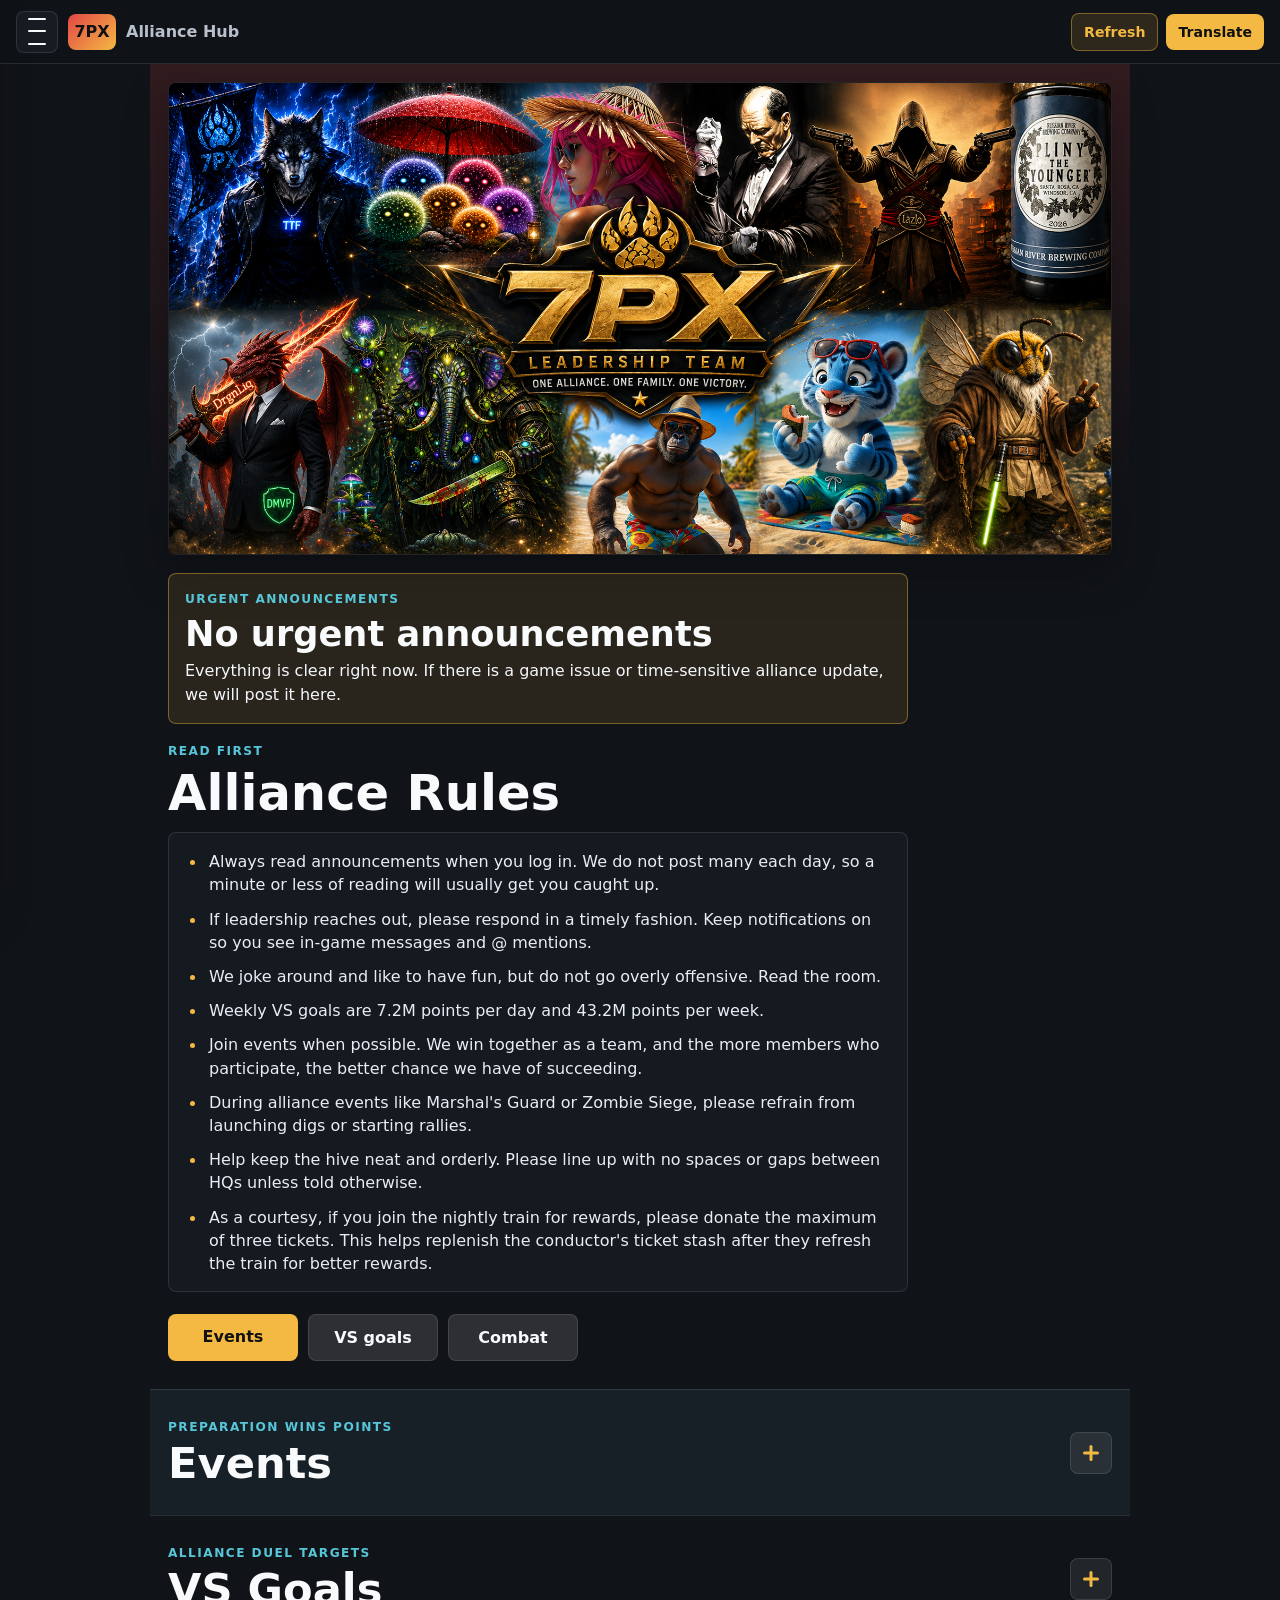
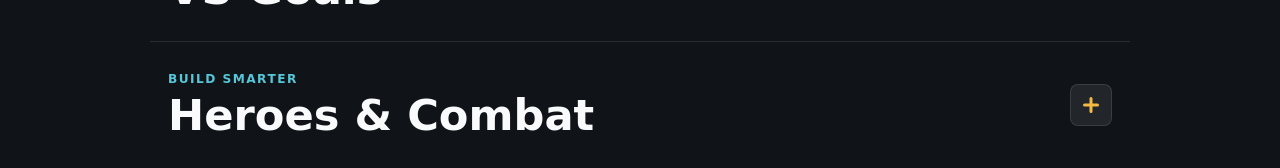
<file: index.html>
<!doctype html>
<html lang="en">
  <head>
    <meta charset="utf-8" />
    <meta name="viewport" content="width=device-width, initial-scale=1, viewport-fit=cover" />
    <meta name="theme-color" content="#111827" />
    <meta name="apple-mobile-web-app-capable" content="yes" />
    <meta name="apple-mobile-web-app-status-bar-style" content="black-translucent" />
    <meta name="apple-mobile-web-app-title" content="7PX Hub" />
    <meta name="description" content="7PX alliance hub for Last War: Survival guides, event goals, alliance culture, and quick info." />
    <title>7PX Alliance Hub</title>
    <link rel="manifest" href="manifest.webmanifest?v=12" />
    <link rel="apple-touch-icon" href="assets/icon-192.png" />
    <link rel="icon" href="assets/icon-192.png" />
    <link rel="stylesheet" href="styles.css?v=44" />
  </head>
  <body>
    <div class="app-shell">
      <div class="pull-refresh-indicator" id="pullRefreshIndicator" aria-hidden="true">Pull to refresh</div>
      <header class="topbar">
        <button class="icon-button" id="menuButton" aria-label="Open menu" aria-controls="siteDrawer" aria-expanded="false">
          <span></span>
          <span></span>
          <span></span>
        </button>
        <a class="brand" href="#home" aria-label="7PX home">
          <span class="brand-mark">7PX</span>
          <span class="brand-text">Alliance Hub</span>
        </a>
        <button class="refresh-button" id="refreshButton" type="button" aria-label="Refresh site files">Refresh</button>
        <a class="small-action" id="translateLink" href="https://translate.google.com/translate?sl=auto&amp;u=https%3A%2F%2Ffrankthetank07.github.io%2F7PX" target="_blank" rel="noopener">Translate</a>
      </header>

      <aside class="drawer" id="siteDrawer" aria-hidden="true">
        <div class="drawer-header">
          <div>
            <strong>7PX</strong>
            <span>Last War: Survival</span>
          </div>
          <button class="close-button" id="closeButton" aria-label="Close menu">x</button>
        </div>
        <nav class="drawer-nav" aria-label="Site sections">
          <a href="#home">Home</a>
          <a href="#rules">Alliance Rules</a>
          <a href="#events">Events</a>
          <a href="calendar/events/">Calendar</a>
          <a href="#goals">VS Goals</a>
          <a href="#combat">Heroes &amp; Combat</a>
          <button class="drawer-action" id="installHelpButton" type="button">Add to Home Screen</button>
        </nav>
      </aside>
      <div class="scrim" id="scrim" hidden></div>

      <main id="home">
        <section class="hero">
          <div class="hero-image">
            <img src="assets/Header.PNG" alt="7PX leadership avatar header" />
          </div>
          <div class="urgent-announcement" id="announcements" aria-label="Urgent announcements">
            <p class="eyebrow">Urgent Announcements</p>
            <h2>No urgent announcements</h2>
            <p>Everything is clear right now. If there is a game issue or time-sensitive alliance update, we will post it here.</p>
          </div>
          <div class="hero-content" id="rules">
            <p class="eyebrow">Read first</p>
            <h2>Alliance Rules</h2>
            <ul class="rule-list">
              <li>Always read announcements when you log in. We do not post many each day, so a minute or less of reading will usually get you caught up.</li>
              <li>If leadership reaches out, please respond in a timely fashion. Keep notifications on so you see in-game messages and @ mentions.</li>
              <li>We joke around and like to have fun, but do not go overly offensive. Read the room.</li>
              <li>Weekly VS goals are 7.2M points per day and 43.2M points per week.</li>
              <li>Join events when possible. We win together as a team, and the more members who participate, the better chance we have of succeeding.</li>
              <li>During alliance events like Marshal's Guard or Zombie Siege, please refrain from launching digs or starting rallies.</li>
              <li>Help keep the hive neat and orderly. Please line up with no spaces or gaps between HQs unless told otherwise.</li>
              <li>As a courtesy, if you join the nightly train for rewards, please donate the maximum of three tickets. This helps replenish the conductor's ticket stash after they refresh the train for better rewards.</li>
            </ul>
            <div class="hero-actions">
              <a href="#events">Events</a>
              <a href="#goals">VS goals</a>
              <a href="#combat">Combat</a>
            </div>
          </div>
        </section>

        <section class="section feature-band collapsible-section is-collapsed" id="events">
          <button class="collapsible-trigger" type="button" aria-expanded="false" aria-controls="eventsContent">
            <span>
              <span class="eyebrow">Preparation wins points</span>
              <span class="collapsible-title">Events</span>
            </span>
            <span class="collapse-icon" aria-hidden="true"></span>
          </button>
          <div class="collapsible-content" id="eventsContent" hidden>
            <div class="event-stack" aria-label="Alliance event guides">
            <article class="event-feature">
              <div class="event-single-preview">
                <div class="scroll-cue" aria-hidden="true">
                  <span>Tap image to enlarge</span>
                </div>
                <button type="button" class="image-preview-button" data-full-image="assets/marshals-guard.jpg" data-full-alt="Alliance Exercise event cover screen">
                  <img src="assets/marshals-guard.jpg" alt="Alliance Exercise event cover screen" />
                </button>
              </div>
              <div class="event-copy">
                <p class="eyebrow">Alliance Event</p>
                <h3>Marshal's Guard</h3>
                <ul>
                  <li>On days this event is available, it starts 15 minutes after reset.</li>
                  <li>Create rallies with your weakest squad.</li>
                  <li>Join other rallies with your stronger squads.</li>
                  <li>Periodically, bulls will be sent out from the boss. Attacking and defeating those bulls will significantly increase your points and help defeat the boss.</li>
                  <li>You can earn great rewards for hitting your individual goal and for participating in general.</li>
                </ul>
              </div>
            </article>
            <article class="event-feature zombie-siege-card">
              <div class="scroll-cue" aria-hidden="true">
                <span>Swipe screenshots</span>
                <span class="scroll-arrows">left / right - tap to enlarge</span>
              </div>
              <div class="event-thumbnails" aria-label="Zombie Siege setup screenshots">
                <button type="button" class="image-preview-button" data-full-image="assets/zombie-siege-event.jpg" data-full-alt="Zombie Siege event screen">
                  <img src="assets/zombie-siege-event.jpg" alt="Zombie Siege event screen" />
                </button>
                <button type="button" class="image-preview-button" data-full-image="assets/zombie-siege-wall-menu.jpg" data-full-alt="HQ wall menu button highlighted">
                  <img src="assets/zombie-siege-wall-menu.jpg" alt="HQ wall menu button highlighted" />
                </button>
                <button type="button" class="image-preview-button" data-full-image="assets/zombie-siege-wall-squads.jpg" data-full-alt="Join Defense buttons selected for squads">
                  <img src="assets/zombie-siege-wall-squads.jpg" alt="Join Defense buttons selected for squads" />
                </button>
              </div>
              <div class="event-copy">
                <p class="eyebrow">Alliance Event</p>
                <h3>Zombie Siege</h3>
                <ul>
                  <li>On days this event is available, it starts 15 minutes after reset.</li>
                  <li>Make sure your troops and squads are assigned to your wall before the event starts.</li>
                  <li>Zombie Siege has 20 waves. Every four waves sends out buses of zombies.</li>
                  <li>Help defend against the zombie buses to earn extra rewards.</li>
                </ul>
              </div>
            </article>
            <article class="event-feature">
              <div class="event-single-preview">
                <div class="scroll-cue" aria-hidden="true">
                  <span>Tap image to enlarge</span>
                </div>
                <button type="button" class="image-preview-button" data-full-image="assets/desert-storm.jpg" data-full-alt="Desert Storm Battlefield event screen">
                  <img src="assets/desert-storm.jpg" alt="Desert Storm Battlefield event screen" />
                </button>
              </div>
              <div class="event-copy">
                <p class="eyebrow">Alliance Event</p>
                <h3>Desert Storm</h3>
                <ul>
                  <li>Desert Storm is a team battle where alliances fight to control multiple structures across the map.</li>
                  <li>Each structure can award a different amount of points per second. The team with the most points at the end wins.</li>
                  <li>We can have 30 total participants: 20 active players and 10 substitutes.</li>
                  <li>Registration is first come, first served, so keep an eye on announcements to see when signups open.</li>
                  <li>The rewards are strong whether we win or lose, but winning gives the best payout.</li>
                  <li>Troops lost during Desert Storm are fully restored when the event ends. You do not permanently lose troops by participating.</li>
                  <li>You can still lose resources if you spend resources to speed up healing during the event.</li>
                  <li>Team A runs at 23:00 ST. Team B runs at 18:00 ST. Depending on your time zone and location, this may fall on Friday or Saturday.</li>
                </ul>
              </div>
            </article>
            <article class="event-feature">
              <div class="event-single-preview">
                <div class="scroll-cue" aria-hidden="true">
                  <span>Tap image to enlarge</span>
                </div>
                <button type="button" class="image-preview-button" data-full-image="assets/canyon-storm.jpg" data-full-alt="Canyon Storm Battlefield event screen">
                  <img src="assets/canyon-storm.jpg" alt="Canyon Storm Battlefield event screen" />
                </button>
              </div>
              <div class="event-copy">
                <p class="eyebrow">Alliance Event</p>
                <h3>Canyon Storm</h3>
                <ul>
                  <li>Canyon Storm is similar to Desert Storm: alliances fight to control multiple structures across the map.</li>
                  <li>Each structure can award a different amount of points per second. The team with the most points at the end wins.</li>
                  <li>The big difference is that Canyon Storm is a 2v1 event. Depending on the faction, two alliances may fight against one alliance.</li>
                  <li>We can have 30 total participants: 20 active players and 10 substitutes.</li>
                  <li>Registration is first come, first served, so keep an eye on announcements to see when signups open.</li>
                  <li>The rewards are strong whether we win or lose, but winning gives the best payout.</li>
                  <li>Troops lost during Canyon Storm are fully restored when the event ends. You do not permanently lose troops by participating.</li>
                  <li>You can still lose resources if you spend resources to speed up healing during the event.</li>
                  <li>Team A runs at 23:00 ST. Team B runs at 12:00 ST. Depending on your time zone and location, this may fall on Thursday or Friday.</li>
                </ul>
              </div>
            </article>
            </div>
          </div>
        </section>

        <section class="section collapsible-section is-collapsed" id="goals">
          <button class="collapsible-trigger" type="button" aria-expanded="false" aria-controls="goalsContent">
            <span>
              <span class="eyebrow">Alliance Duel targets</span>
              <span class="collapsible-title">VS Goals</span>
            </span>
            <span class="collapse-icon" aria-hidden="true"></span>
          </button>
          <div class="collapsible-content" id="goalsContent" hidden>
            <div class="goal-grid">
              <article>
                <span>Daily</span>
                <strong>7.2M</strong>
                <p>Use this as the daily VS target when you are active that day.</p>
              </article>
              <article>
                <span>Weekly</span>
                <strong>43.2M</strong>
                <p>The full-week goal across all VS days.</p>
              </article>
            </div>
          </div>
        </section>

        <section class="section collapsible-section is-collapsed" id="combat">
          <button class="collapsible-trigger" type="button" aria-expanded="false" aria-controls="combatContent">
            <span>
              <span class="eyebrow">Build smarter</span>
              <span class="collapsible-title">Heroes &amp; Combat</span>
            </span>
            <span class="collapse-icon" aria-hidden="true"></span>
          </button>
          <div class="collapsible-content" id="combatContent" hidden>
            <div class="guide-list">
              <article>
                <h3>Squad Building</h3>
                <p>Future guidance will cover which squads fit each situation and how to level them efficiently.</p>
              </article>
              <article>
                <h3>Leveling Priorities</h3>
                <p>We will add practical notes on where to spend shards, skills, gear, and resources first.</p>
              </article>
              <article>
                <h3>Situational Picks</h3>
                <p>We will break down which squads make sense for attacking, defending, events, and rallies.</p>
              </article>
            </div>
          </div>
        </section>
      </main>
      <div class="image-lightbox" id="imageLightbox" aria-hidden="true" role="dialog" aria-label="Image preview">
        <button type="button" class="lightbox-close" id="lightboxClose" aria-label="Close image preview">x</button>
        <img id="lightboxImage" alt="" />
      </div>
      <div class="install-modal" id="installModal" aria-hidden="true" role="dialog" aria-modal="true" aria-labelledby="installModalTitle">
        <div class="install-card">
          <button type="button" class="install-close" id="installClose" aria-label="Close install instructions">x</button>
          <p class="eyebrow">Quick access</p>
          <h2 id="installModalTitle">Add to Home Screen</h2>
          <button class="install-prompt-button" id="installPromptButton" type="button" hidden>Install app</button>
          <div class="install-steps">
            <article>
              <h3>iPhone</h3>
              <ol>
                <li>Open this site in Safari.</li>
                <li>Tap the Share button.</li>
                <li>Tap Add to Home Screen.</li>
                <li>Tap Add.</li>
              </ol>
            </article>
            <article>
              <h3>Android</h3>
              <ol>
                <li>Open this site in Chrome.</li>
                <li>Tap the browser menu.</li>
                <li>Tap Add to Home screen or Install app.</li>
                <li>Confirm the shortcut.</li>
              </ol>
            </article>
          </div>
        </div>
      </div>
    </div>

    <script src="app.js?v=44"></script>
  </body>
</html>
</file>
<file: styles.css>
:root {
  color-scheme: dark;
  --bg: #101318;
  --panel: #171c23;
  --panel-2: #20252d;
  --ink: #f8fafc;
  --muted: #b8c0cc;
  --line: rgba(255, 255, 255, 0.11);
  --red: #e24747;
  --gold: #f4b942;
  --cyan: #56c6d8;
  --green: #6ecf8d;
  --shadow: 0 18px 45px rgba(0, 0, 0, 0.28);
  font-family: Inter, ui-sans-serif, system-ui, -apple-system, BlinkMacSystemFont, "Segoe UI", sans-serif;
}

* {
  box-sizing: border-box;
}

html {
  scroll-behavior: smooth;
}

body {
  margin: 0;
  background: var(--bg);
  color: var(--ink);
  letter-spacing: 0;
  overscroll-behavior-y: contain;
}

a {
  color: inherit;
  text-decoration: none;
}

button {
  font: inherit;
}

.app-shell {
  min-height: 100svh;
  padding-bottom: env(safe-area-inset-bottom);
}

.pull-refresh-indicator {
  position: fixed;
  top: calc(8px + env(safe-area-inset-top));
  left: 50%;
  z-index: 60;
  min-width: 132px;
  padding: 9px 12px;
  border: 1px solid rgba(244, 185, 66, 0.42);
  border-radius: 8px;
  background: rgba(16, 19, 24, 0.94);
  color: var(--gold);
  font-size: 0.82rem;
  font-weight: 850;
  text-align: center;
  opacity: 0;
  pointer-events: none;
  transform: translate(-50%, -120%);
  transition: opacity 150ms ease, transform 150ms ease;
}

.pull-refresh-indicator.visible {
  opacity: 1;
  transform: translate(-50%, 0);
}

.topbar {
  position: sticky;
  top: 0;
  z-index: 20;
  display: grid;
  grid-template-columns: 44px minmax(0, 1fr) auto auto;
  align-items: center;
  gap: 8px;
  min-height: 64px;
  padding: calc(8px + env(safe-area-inset-top)) 16px 8px;
  background: rgba(16, 19, 24, 0.9);
  border-bottom: 1px solid var(--line);
  backdrop-filter: blur(16px);
}

.icon-button,
.close-button {
  display: grid;
  place-items: center;
  width: 42px;
  height: 42px;
  border: 1px solid var(--line);
  border-radius: 8px;
  background: var(--panel);
  color: var(--ink);
}

.icon-button span {
  width: 18px;
  height: 2px;
  margin: 2px 0;
  background: var(--ink);
  border-radius: 2px;
}

.brand {
  display: flex;
  align-items: center;
  gap: 10px;
  min-width: 0;
}

.brand-mark {
  display: inline-grid;
  place-items: center;
  width: 48px;
  height: 36px;
  border-radius: 8px;
  background: linear-gradient(135deg, var(--red), var(--gold));
  color: #111;
  font-weight: 900;
}

.brand-text {
  overflow: hidden;
  color: var(--muted);
  font-weight: 700;
  text-overflow: ellipsis;
  white-space: nowrap;
}

.small-action,
.refresh-button,
.hero-actions a {
  border-radius: 8px;
  background: var(--gold);
  color: #111;
  font-weight: 800;
}

.small-action,
.refresh-button {
  padding: 10px 12px;
  font-size: 0.88rem;
}

.refresh-button {
  border: 1px solid rgba(244, 185, 66, 0.42);
  background: rgba(244, 185, 66, 0.13);
  color: var(--gold);
}

.refresh-button[disabled] {
  opacity: 0.72;
}

.drawer {
  position: fixed;
  inset: 0 auto 0 0;
  z-index: 40;
  width: min(86vw, 340px);
  padding: calc(16px + env(safe-area-inset-top)) 16px 20px;
  background: #151a21;
  border-right: 1px solid var(--line);
  box-shadow: var(--shadow);
  transform: translateX(-105%);
  transition: transform 180ms ease;
}

.drawer.open {
  transform: translateX(0);
}

.drawer-header {
  display: flex;
  align-items: center;
  justify-content: space-between;
  margin-bottom: 18px;
}

.drawer-header strong,
.drawer-header span {
  display: block;
}

.drawer-header strong {
  font-size: 1.7rem;
}

.drawer-header span {
  color: var(--muted);
  font-size: 0.9rem;
}

.drawer-nav {
  display: grid;
  gap: 8px;
}

.drawer-nav a,
.drawer-action {
  padding: 14px 12px;
  border: 1px solid var(--line);
  border-radius: 8px;
  background: var(--panel);
  color: var(--ink);
  font-weight: 750;
  text-align: left;
}

.drawer-action {
  width: 100%;
  margin-top: 10px;
  background: rgba(244, 185, 66, 0.13);
  color: var(--gold);
  cursor: pointer;
}

.scrim {
  position: fixed;
  inset: 0;
  z-index: 30;
  background: rgba(0, 0, 0, 0.48);
}

.install-modal {
  position: fixed;
  inset: 0;
  z-index: 70;
  display: grid;
  place-items: end center;
  padding: 18px;
  background: rgba(0, 0, 0, 0.62);
  opacity: 0;
  pointer-events: none;
  transition: opacity 160ms ease;
}

.install-modal.open {
  opacity: 1;
  pointer-events: auto;
}

.install-card {
  position: relative;
  width: min(100%, 560px);
  max-height: calc(100svh - 36px);
  overflow: auto;
  padding: 18px;
  border: 1px solid var(--line);
  border-radius: 8px;
  background: #151a21;
  box-shadow: var(--shadow);
}

.install-card h2 {
  margin: 0 46px 14px 0;
  font-size: clamp(1.65rem, 8vw, 2.35rem);
  line-height: 1;
}

.install-close {
  position: absolute;
  top: 12px;
  right: 12px;
  display: grid;
  place-items: center;
  width: 38px;
  height: 38px;
  border: 1px solid var(--line);
  border-radius: 8px;
  background: var(--panel-2);
  color: var(--ink);
  font-size: 1.1rem;
  font-weight: 900;
}

.install-prompt-button {
  width: 100%;
  min-height: 46px;
  margin-bottom: 14px;
  border: 0;
  border-radius: 8px;
  background: var(--gold);
  color: #111;
  font-weight: 900;
}

.install-steps {
  display: grid;
  gap: 10px;
}

.install-steps article {
  padding: 14px;
  border: 1px solid var(--line);
  border-radius: 8px;
  background: var(--panel);
}

.install-steps h3 {
  margin: 0 0 8px;
  color: var(--gold);
}

.install-steps ol {
  margin: 0;
  padding-left: 22px;
  color: #e8edf5;
  line-height: 1.45;
}

.install-steps li + li {
  margin-top: 6px;
}

.hero {
  display: grid;
  gap: 18px;
  padding: 18px 18px 28px;
  background:
    linear-gradient(180deg, rgba(226, 71, 71, 0.16), rgba(16, 19, 24, 0) 34%),
    #101318;
}

.hero-image {
  overflow: hidden;
  border: 1px solid var(--line);
  border-radius: 8px;
  background: #07090d;
  box-shadow: var(--shadow);
}

.hero-image img {
  display: block;
  width: 100%;
  height: auto;
}

.hero-content {
  width: min(100%, 740px);
}

.urgent-announcement {
  width: min(100%, 740px);
  padding: 16px;
  border: 1px solid rgba(244, 185, 66, 0.42);
  border-radius: 8px;
  background: rgba(244, 185, 66, 0.11);
}

.urgent-announcement h2 {
  margin: 0 0 8px;
  font-size: clamp(1.45rem, 7vw, 2.2rem);
  line-height: 1;
}

.urgent-announcement p:last-child {
  margin-bottom: 0;
  color: #f4f7fb;
}

.hero-content h2 {
  margin: 0 0 14px;
  font-size: clamp(1.9rem, 10vw, 3.1rem);
  line-height: 1;
}

.eyebrow {
  margin: 0 0 8px;
  color: var(--cyan);
  font-size: 0.76rem;
  font-weight: 900;
  letter-spacing: 0.12em;
  text-transform: uppercase;
}

.hero h1 {
  margin: 0;
  font-size: clamp(4.6rem, 26vw, 8rem);
  line-height: 0.86;
  letter-spacing: 0;
}

.hero-copy {
  max-width: 28rem;
  margin: 16px 0 0;
  color: #eef2f7;
  font-size: 1.15rem;
  line-height: 1.45;
}

.rule-list {
  display: grid;
  gap: 10px;
  margin: 0;
  padding: 16px 16px 16px 38px;
  border: 1px solid var(--line);
  border-radius: 8px;
  background: rgba(23, 28, 35, 0.84);
  color: #e8edf5;
  line-height: 1.45;
  list-style: disc;
}

.rule-list li {
  padding-left: 2px;
}

.rule-list li::marker {
  color: var(--gold);
  font-size: 1.1em;
}

.hero-actions {
  display: flex;
  flex-wrap: wrap;
  gap: 10px;
  margin-top: 22px;
}

.hero-actions a {
  min-width: 130px;
  padding: 13px 16px;
  text-align: center;
}

.hero-actions a + a {
  background: rgba(255, 255, 255, 0.12);
  color: var(--ink);
  border: 1px solid var(--line);
}

.section {
  padding: 30px 18px;
  border-top: 1px solid var(--line);
}

.page-main {
  max-width: 980px;
  margin: 0 auto;
  padding: 18px;
}

.calendar-page {
  display: grid;
  gap: 16px;
}

.calendar-panel {
  overflow: hidden;
  border: 1px solid var(--line);
  border-radius: 8px;
  background: var(--panel);
  box-shadow: var(--shadow);
}

.calendar-copy {
  padding: 16px;
  border-bottom: 1px solid var(--line);
}

.calendar-copy h1 {
  margin: 0 0 8px;
  font-size: clamp(1.9rem, 10vw, 3rem);
  line-height: 1;
}

.calendar-copy p {
  margin-bottom: 0;
}

.calendar-subscribe-actions {
  display: flex;
  flex-wrap: wrap;
  gap: 10px;
  margin-top: 12px;
}

.calendar-subscribe-actions a {
  flex: 1 1 190px;
  padding: 13px 16px;
  border-radius: 8px;
  background: var(--gold);
  color: #111;
  font-weight: 850;
  text-align: center;
}

.calendar-actions {
  display: flex;
  flex-wrap: wrap;
  gap: 10px;
}

.calendar-actions a {
  padding: 13px 16px;
  border-radius: 8px;
  background: var(--gold);
  color: #111;
  font-weight: 800;
  text-align: center;
}

.calendar-actions a + a {
  border: 1px solid var(--line);
  background: rgba(255, 255, 255, 0.12);
  color: var(--ink);
}

.custom-calendar {
  display: grid;
  gap: 14px;
  padding: 14px;
}

.calendar-toolbar {
  display: grid;
  grid-template-columns: minmax(0, auto) minmax(0, 1fr) minmax(0, auto);
  align-items: center;
  gap: 8px;
}

.calendar-toolbar h2 {
  margin: 0;
  font-size: clamp(1.05rem, 5vw, 1.55rem);
  line-height: 1.1;
  text-align: center;
}

.calendar-nav {
  min-height: 42px;
  padding: 8px 10px;
  border: 1px solid rgba(244, 185, 66, 0.42);
  border-radius: 8px;
  background: rgba(244, 185, 66, 0.13);
  color: var(--gold);
  font-size: 0.82rem;
  font-weight: 850;
}

.calendar-status {
  padding: 12px;
  border: 1px solid var(--line);
  border-radius: 8px;
  background: rgba(255, 255, 255, 0.06);
  color: var(--muted);
  line-height: 1.4;
}

.calendar-status:empty {
  display: none;
}

.calendar-week {
  display: grid;
  gap: 10px;
}

.calendar-day {
  overflow: hidden;
  border: 1px solid var(--line);
  border-radius: 8px;
  background: #101318;
}

.calendar-day-header {
  display: flex;
  align-items: baseline;
  justify-content: space-between;
  gap: 8px;
  padding: 12px;
  border-bottom: 1px solid var(--line);
  background: rgba(244, 185, 66, 0.11);
}

.calendar-day-header strong {
  font-size: 1rem;
}

.calendar-day-header span {
  color: var(--muted);
  font-size: 0.8rem;
  font-weight: 800;
}

.calendar-event-list {
  display: grid;
  gap: 8px;
  padding: 10px;
}

.calendar-empty {
  margin: 0;
  color: var(--muted);
  font-size: 0.9rem;
}

.calendar-event {
  display: grid;
  gap: 8px;
  padding: 12px;
  border: 1px solid var(--line);
  border-radius: 8px;
  background: var(--panel);
}

.calendar-event h3 {
  margin: 0;
  color: var(--ink);
}

.calendar-event-time {
  color: var(--gold);
  font-size: 0.9rem;
  font-weight: 850;
}

.calendar-event-description {
  margin: 0;
  color: var(--muted);
  font-size: 0.92rem;
  line-height: 1.45;
}

.calendar-event-actions {
  display: flex;
  flex-wrap: wrap;
  gap: 8px;
}

.calendar-event-actions a {
  padding: 9px 10px;
  border-radius: 8px;
  background: var(--gold);
  color: #111;
  font-size: 0.82rem;
  font-weight: 850;
}

.calendar-event-actions a + a {
  border: 1px solid var(--line);
  background: rgba(255, 255, 255, 0.1);
  color: var(--ink);
}

.compact {
  background: #12171d;
}

.section-heading {
  margin-bottom: 16px;
}

.section-heading h2 {
  margin: 0;
  font-size: clamp(1.7rem, 9vw, 2.7rem);
  line-height: 1;
}

.collapsible-trigger {
  display: flex;
  align-items: center;
  justify-content: space-between;
  gap: 14px;
  width: 100%;
  padding: 0;
  border: 0;
  background: transparent;
  color: var(--ink);
  text-align: left;
}

.collapsible-trigger .eyebrow {
  display: block;
}

.collapsible-title {
  display: block;
  font-size: clamp(1.7rem, 9vw, 2.7rem);
  font-weight: 900;
  line-height: 1;
}

.collapse-icon {
  position: relative;
  flex: 0 0 42px;
  width: 42px;
  height: 42px;
  border: 1px solid var(--line);
  border-radius: 8px;
  background: rgba(255, 255, 255, 0.08);
}

.collapse-icon::before,
.collapse-icon::after {
  content: "";
  position: absolute;
  top: 50%;
  left: 50%;
  width: 16px;
  height: 3px;
  border-radius: 999px;
  background: var(--gold);
  transform: translate(-50%, -50%);
}

.collapse-icon::after {
  transform: translate(-50%, -50%) rotate(90deg);
}

.collapsible-trigger[aria-expanded="true"] .collapse-icon::after {
  opacity: 0;
}

.collapsible-content {
  padding-top: 16px;
}

.guide-list,
.goal-grid {
  display: grid;
  gap: 12px;
}

.guide-list article,
.note-panel {
  border: 1px solid var(--line);
  border-radius: 8px;
  background: var(--panel);
}

.guide-list article {
  padding: 16px;
}

h3,
p {
  margin-top: 0;
}

h3 {
  margin-bottom: 7px;
  font-size: 1.05rem;
}

p {
  color: var(--muted);
  line-height: 1.5;
}

article p {
  margin-bottom: 0;
}

.feature-band {
  background: #172026;
}

.event-stack {
  display: grid;
  gap: 14px;
}

.event-feature {
  overflow: hidden;
  display: grid;
  gap: 0;
  border: 1px solid var(--line);
  border-radius: 8px;
  background: var(--panel);
}

.event-feature img {
  display: block;
  width: 100%;
  height: auto;
}

.event-copy {
  padding: 16px;
}

.scroll-cue {
  display: flex;
  align-items: center;
  justify-content: space-between;
  gap: 10px;
  padding: 10px 12px 2px;
  color: #f8d477;
  font-size: 0.75rem;
  font-weight: 800;
  letter-spacing: 0;
  text-transform: uppercase;
}

.scroll-arrows {
  color: var(--muted);
  font-size: 0.7rem;
}

.event-thumbnails {
  display: flex;
  gap: 8px;
  overflow-x: auto;
  padding: 8px 12px 12px;
  border-bottom: 1px solid var(--line);
  scroll-padding-inline: 12px;
  scroll-snap-type: x mandatory;
  -webkit-overflow-scrolling: touch;
}

.event-single-preview {
  padding: 0 12px 12px;
  border-bottom: 1px solid var(--line);
}

.event-single-preview .scroll-cue {
  padding-inline: 0;
}

.event-single-preview .image-preview-button {
  width: clamp(138px, 44vw, 190px);
}

.image-preview-button {
  overflow: hidden;
  flex: 0 0 clamp(138px, 44vw, 190px);
  padding: 0;
  border: 1px solid var(--line);
  border-radius: 8px;
  background: #07090d;
  scroll-snap-align: start;
}

.image-preview-button img {
  width: 100%;
  height: 170px;
  object-fit: cover;
}

.image-lightbox {
  position: fixed;
  inset: 0;
  z-index: 80;
  display: none;
  align-items: center;
  justify-content: center;
  padding: calc(18px + env(safe-area-inset-top)) 14px calc(18px + env(safe-area-inset-bottom));
  background: rgba(0, 0, 0, 0.86);
}

.image-lightbox.open {
  display: flex;
}

.image-lightbox img {
  max-width: 100%;
  max-height: 92svh;
  border: 1px solid var(--line);
  border-radius: 8px;
  background: #07090d;
}

.lightbox-close {
  position: fixed;
  top: calc(12px + env(safe-area-inset-top));
  right: 14px;
  z-index: 90;
  width: 42px;
  height: 42px;
  border: 1px solid var(--line);
  border-radius: 8px;
  background: var(--panel);
  color: var(--ink);
  font-weight: 900;
}

.event-feature h3 {
  font-size: 1.35rem;
}

.event-feature ul {
  display: grid;
  gap: 9px;
  margin: 0;
  padding-left: 1.1rem;
  color: #e8edf5;
  line-height: 1.45;
}

.goal-grid {
  grid-template-columns: repeat(2, minmax(0, 1fr));
  margin-bottom: 12px;
}

.goal-grid article {
  min-height: 132px;
  padding: 16px;
  border: 1px solid var(--line);
  border-radius: 8px;
  background: var(--panel);
}

.goal-grid span {
  display: block;
  margin-bottom: 8px;
  color: var(--cyan);
  font-size: 0.78rem;
  font-weight: 900;
  text-transform: uppercase;
}

.goal-grid strong {
  display: block;
  margin-bottom: 8px;
  color: var(--gold);
  font-size: clamp(2rem, 13vw, 3.2rem);
  line-height: 0.95;
}

.note-panel {
  padding: 16px;
}

@media (min-width: 720px) {
  main {
    max-width: 980px;
    margin: 0 auto;
  }

  .hero {
    border-radius: 0 0 8px 8px;
  }

  .guide-list {
    grid-template-columns: repeat(3, minmax(0, 1fr));
  }

  .calendar-week {
    grid-template-columns: repeat(2, minmax(0, 1fr));
  }

  .goal-grid {
    max-width: 620px;
  }
}
</file>
